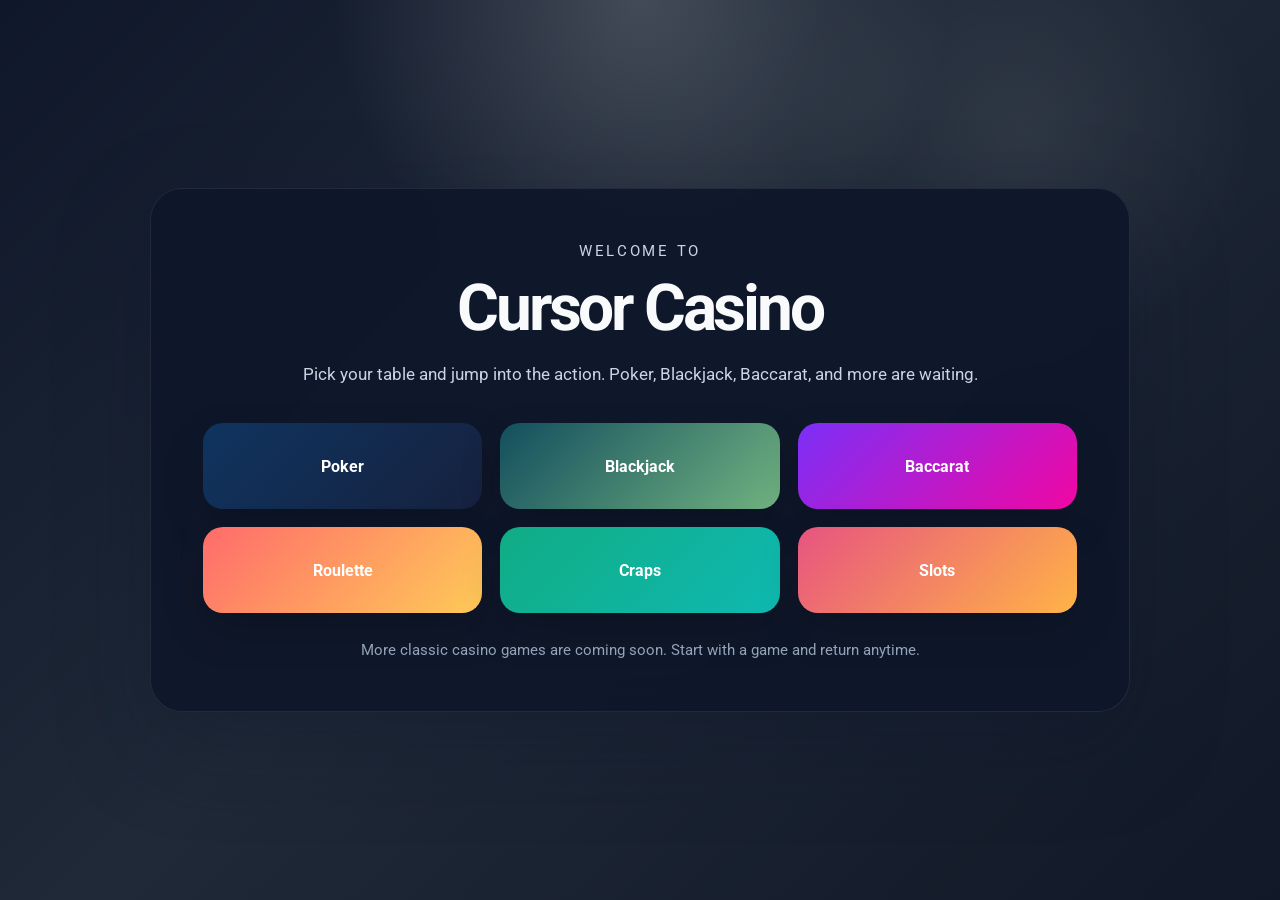
<file: index.html>
<!DOCTYPE html>
<html lang="en">
<head>
    <meta charset="UTF-8">
    <meta name="viewport" content="width=device-width, initial-scale=1.0">
    <title>Cursor Casino</title>
    <link rel="stylesheet" href="style.css">
    <link href="https://fonts.googleapis.com/css2?family=Roboto:wght@300;400;500;700&display=swap" rel="stylesheet">
</head>
<body>
    <main class="landing-page">
        <section class="landing-card">
            <span class="eyebrow">Welcome to</span>
            <h1 class="landing-title">Cursor Casino</h1>
            <p class="landing-copy">Pick your table and jump into the action. Poker, Blackjack, Baccarat, and more are waiting.</p>

            <div class="game-grid">
                <a class="game-button game-poker" href="poker.html">Poker</a>
                <a class="game-button game-blackjack" href="blackjack.html">Blackjack</a>
                <a class="game-button game-baccarat" href="baccarat.html">Baccarat</a>
                <a class="game-button game-roulette" href="roulette.html">Roulette</a>
                <a class="game-button game-craps" href="#">Craps</a>
                <a class="game-button game-slots" href="#">Slots</a>
            </div>

            <p class="landing-note">More classic casino games are coming soon. Start with a game and return anytime.</p>
        </section>
    </main>
</body>
</html>
</file>
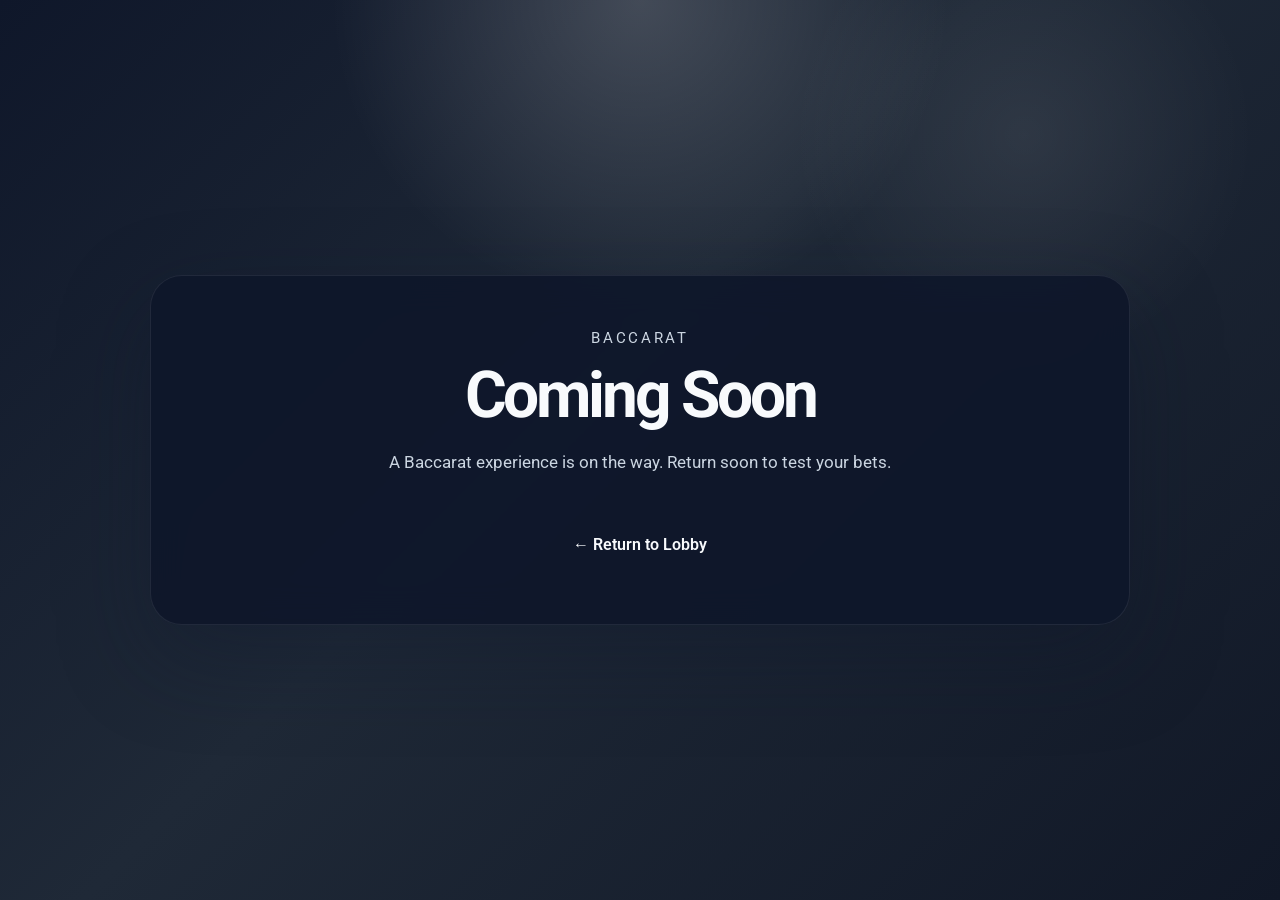
<file: baccarat.html>
<!DOCTYPE html>
<html lang="en">
<head>
    <meta charset="UTF-8">
    <meta name="viewport" content="width=device-width, initial-scale=1.0">
    <title>Cursor Casino — Baccarat</title>
    <link rel="stylesheet" href="style.css">
    <link href="https://fonts.googleapis.com/css2?family=Roboto:wght@300;400;500;700&display=swap" rel="stylesheet">
</head>
<body>
    <main class="placeholder-page">
        <div class="placeholder-card">
            <span class="eyebrow">Baccarat</span>
            <h1 class="placeholder-title">Coming Soon</h1>
            <p class="placeholder-copy">A Baccarat experience is on the way. Return soon to test your bets.</p>
            <a class="back-link placeholder-back" href="index.html">← Return to Lobby</a>
        </div>
    </main>
</body>
</html>
</file>
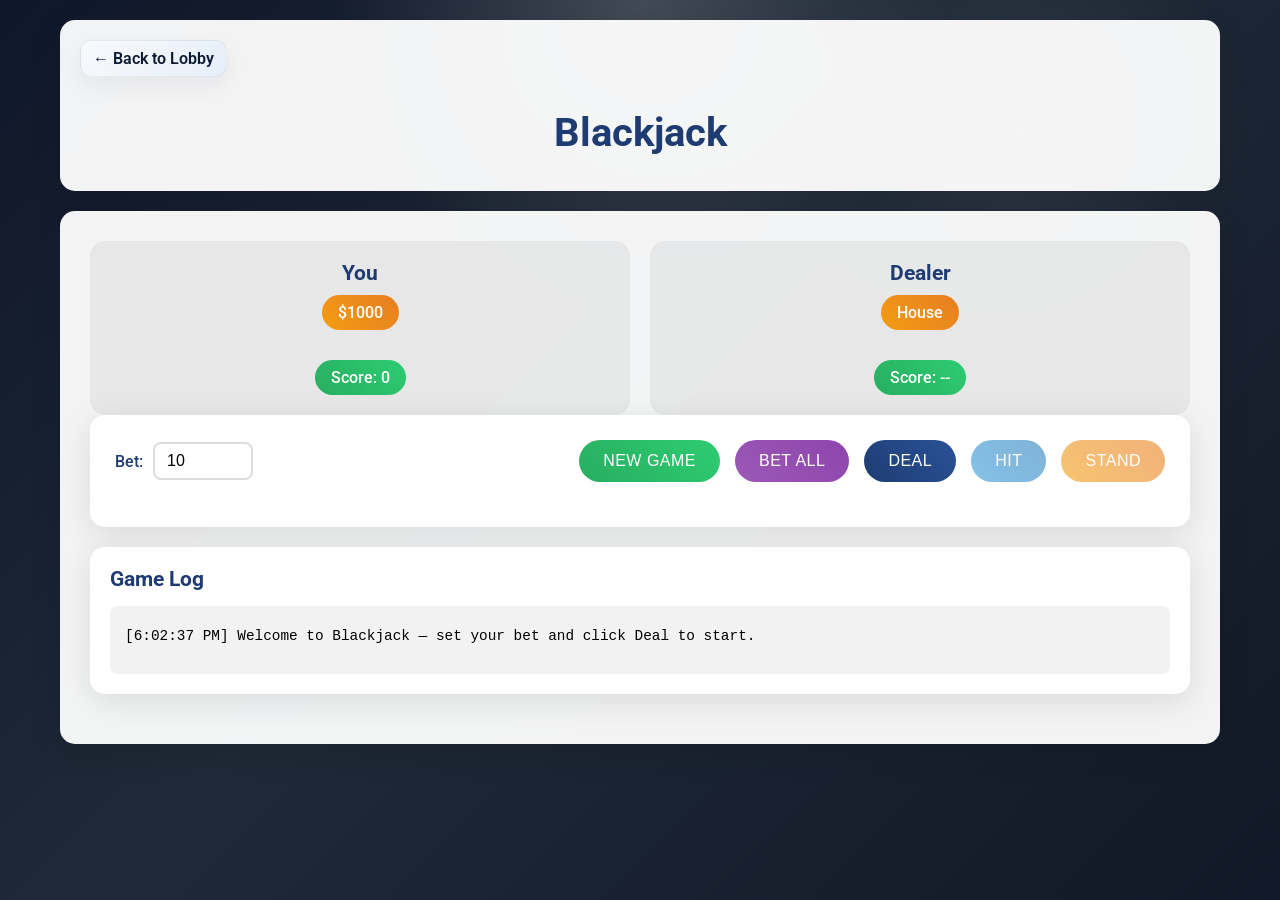
<file: blackjack.html>
<!DOCTYPE html>
<html lang="en">
<head>
    <meta charset="UTF-8">
    <meta name="viewport" content="width=device-width, initial-scale=1.0">
    <title>Cursor Casino — Blackjack</title>
    <link rel="stylesheet" href="style.css">
    <link href="https://fonts.googleapis.com/css2?family=Roboto:wght@300;400;500;700&display=swap" rel="stylesheet">
</head>
<body>
    <div class="game-container">
        <header class="game-header">
            <div class="page-actions">
                <a class="back-link" href="index.html">← Back to Lobby</a>
            </div>
            <h1>Blackjack</h1>
        </header>

        <main class="game-board">
            <div class="player-area">
                <div class="player player-1" id="player">
                    <div class="player-info">
                        <h3>You</h3>
                        <div class="chips">$<span id="player-chips">1000</span></div>
                    </div>
                    <div class="player-cards" id="player-cards"></div>
                    <div class="player-bet" id="player-score">Score: <span id="player-score-val">0</span></div>
                </div>

                <div class="player player-2" id="dealer">
                    <div class="player-info">
                        <h3>Dealer</h3>
                        <div class="chips">House</div>
                    </div>
                    <div class="player-cards" id="dealer-cards"></div>
                    <div class="player-bet" id="dealer-score">Score: <span id="dealer-score-val">--</span></div>
                </div>
            </div>

            <div class="game-controls">
                <div class="betting-controls">
                    <div class="bet-amount">
                        <label for="bet-input">Bet:</label>
                        <input type="number" id="bet-input" min="1" value="10">
                    </div>
                    <div class="game-actions">
                        <button id="new-game-btn" class="btn btn-new-game">New Game</button>
                        <button id="bet-all-btn" class="btn btn-all-in">Bet All</button>
                        <button id="deal-btn" class="btn btn-deal" disabled>Deal</button>
                        <button id="hit-btn" class="btn btn-call" disabled>Hit</button>
                        <button id="stand-btn" class="btn btn-raise" disabled>Stand</button>
                    </div>
                </div>
            </div>

            <div class="game-log">
                <h3>Game Log</h3>
                <div id="log-content"></div>
            </div>
        </main>
    </div>

    <script src="blackjack.js"></script>
</body>
</html>
</file>
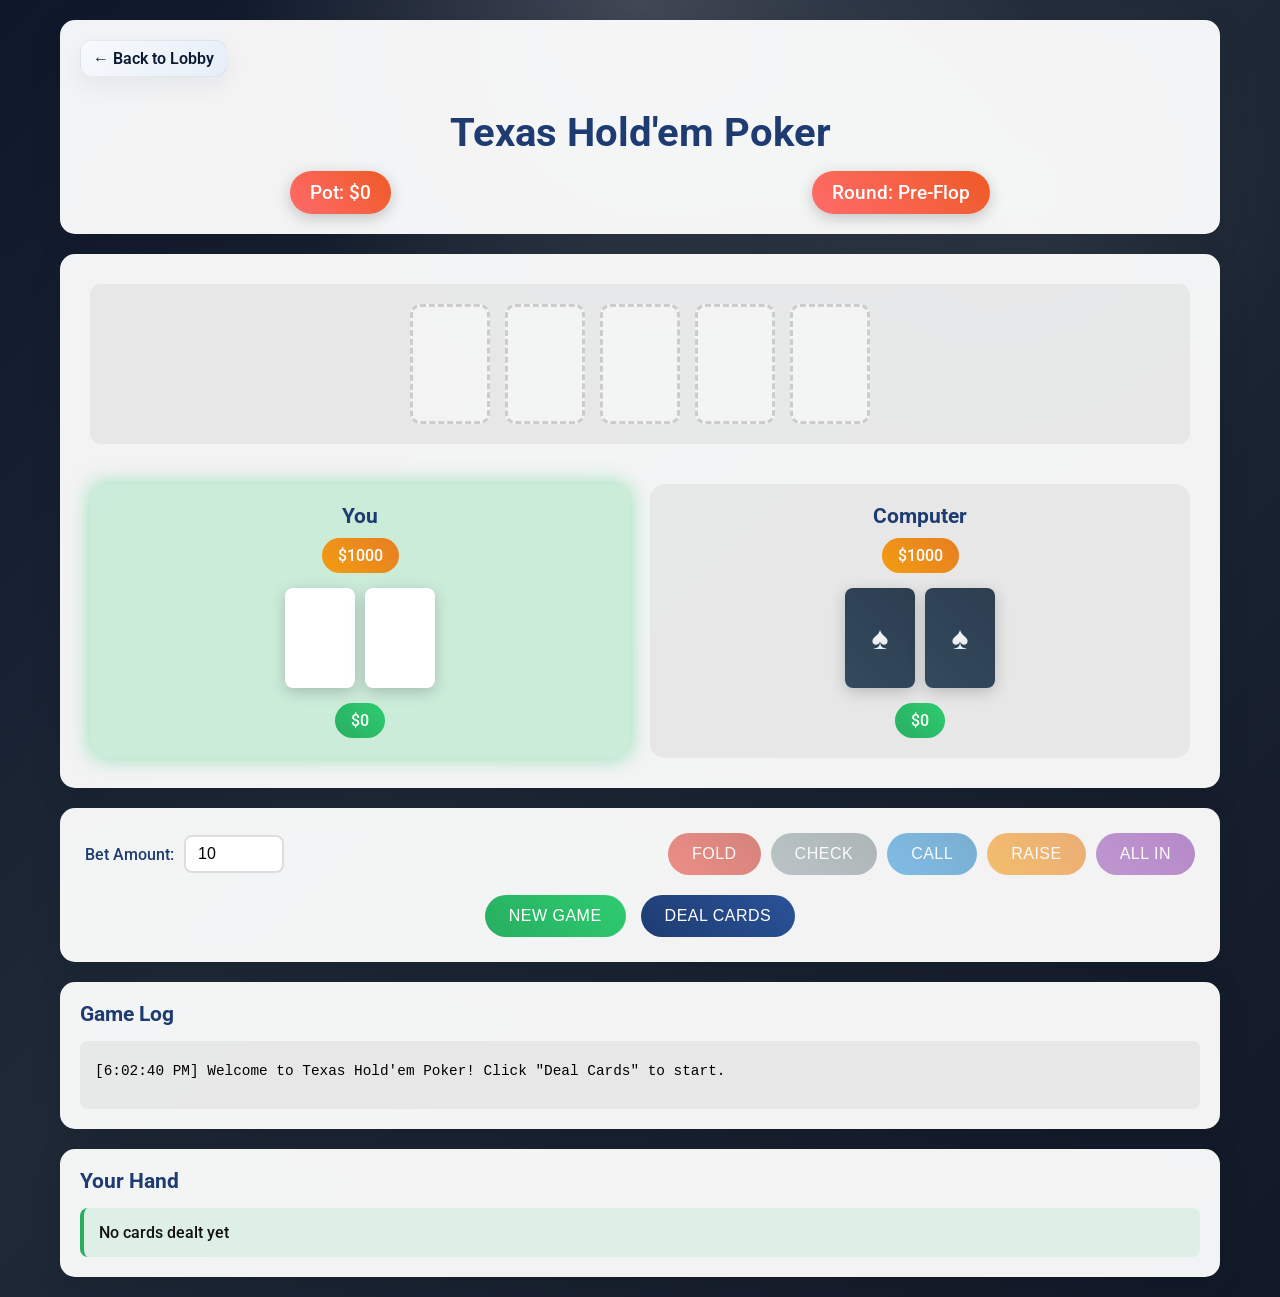
<file: poker.html>
<!DOCTYPE html>
<html lang="en">
<head>
    <meta charset="UTF-8">
    <meta name="viewport" content="width=device-width, initial-scale=1.0">
    <title>Cursor Casino — Poker</title>
    <link rel="stylesheet" href="style.css">
    <link href="https://fonts.googleapis.com/css2?family=Roboto:wght@300;400;500;700&display=swap" rel="stylesheet">
</head>
<body>
    <div class="game-container">
        <header class="game-header">
            <div class="page-actions">
                <a class="back-link" href="index.html">← Back to Lobby</a>
            </div>
            <h1>Texas Hold'em Poker</h1>
            <div class="game-info">
                <span class="pot">Pot: $<span id="pot-amount">0</span></span>
                <span class="round">Round: <span id="current-round">Pre-Flop</span></span>
            </div>
        </header>

        <div class="game-board">
            <div class="community-cards">
                <div class="card-placeholder" id="flop-1"></div>
                <div class="card-placeholder" id="flop-2"></div>
                <div class="card-placeholder" id="flop-3"></div>
                <div class="card-placeholder" id="turn"></div>
                <div class="card-placeholder" id="river"></div>
            </div>

            <div class="player-area">
                <div class="player player-1" id="player-1">
                    <div class="player-info">
                        <h3>You</h3>
                        <div class="chips">$<span id="player-1-chips">1000</span></div>
                    </div>
                    <div class="player-cards">
                        <div class="card" id="player-1-card-1"></div>
                        <div class="card" id="player-1-card-2"></div>
                    </div>
                    <div class="player-bet" id="player-1-bet">$0</div>
                </div>

                <div class="player player-2" id="player-2">
                    <div class="player-info">
                        <h3>Computer</h3>
                        <div class="chips">$<span id="player-2-chips">1000</span></div>
                    </div>
                    <div class="player-cards">
                        <div class="card card-back" id="player-2-card-1"></div>
                        <div class="card card-back" id="player-2-card-2"></div>
                    </div>
                    <div class="player-bet" id="player-2-bet">$0</div>
                </div>
            </div>
        </div>

        <div class="game-controls">
            <div class="betting-controls">
                <div class="bet-amount">
                    <label for="bet-input">Bet Amount:</label>
                    <input type="number" id="bet-input" min="0" value="0">
                </div>
                <div class="bet-buttons">
                    <button id="fold-btn" class="btn btn-fold">Fold</button>
                    <button id="check-btn" class="btn btn-check">Check</button>
                    <button id="call-btn" class="btn btn-call">Call</button>
                    <button id="raise-btn" class="btn btn-raise">Raise</button>
                    <button id="all-in-btn" class="btn btn-all-in">All In</button>
                </div>
            </div>
            <div class="game-actions">
                <button id="new-game-btn" class="btn btn-new-game">New Game</button>
                <button id="deal-btn" class="btn btn-deal">Deal Cards</button>
            </div>
        </div>

        <div class="game-log">
            <h3>Game Log</h3>
            <div id="log-content"></div>
        </div>

        <div class="hand-evaluation" id="hand-evaluation">
            <h3>Your Hand</h3>
            <div id="hand-description">No cards dealt yet</div>
        </div>
    </div>

    <script src="script.js"></script>
</body>
</html>
</file>
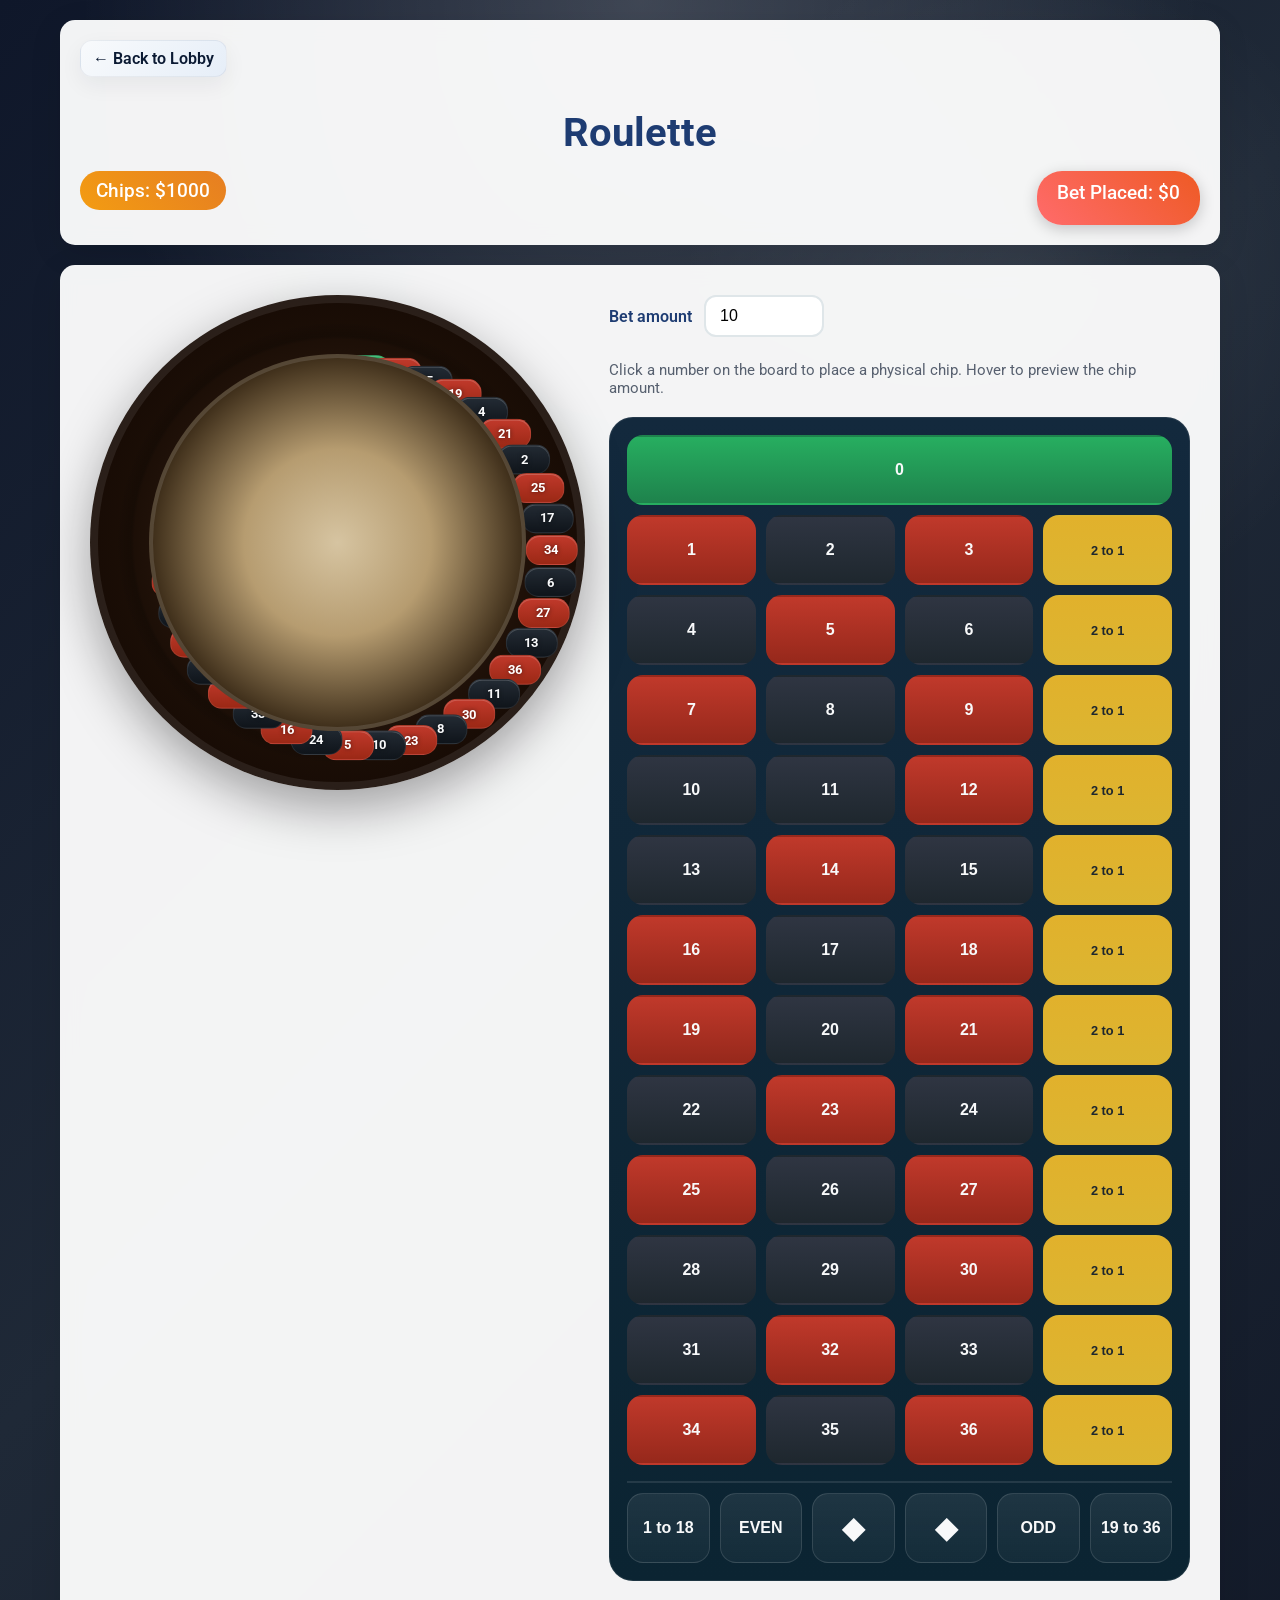
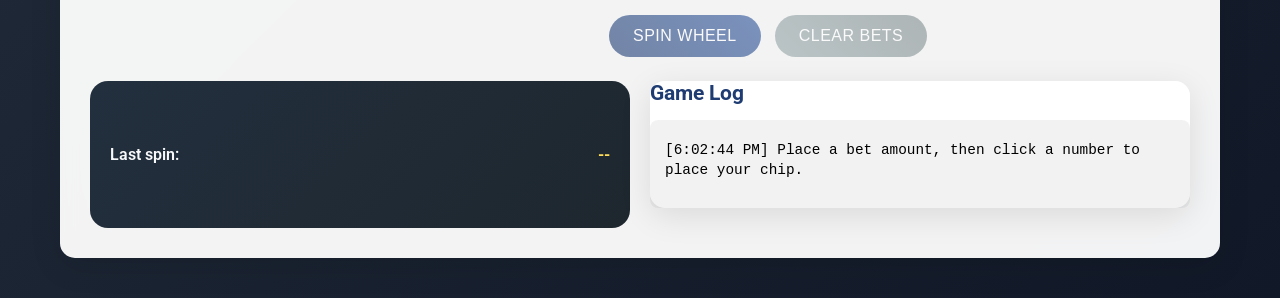
<file: roulette.html>
<!DOCTYPE html>
<html lang="en">
<head>
    <meta charset="UTF-8">
    <meta name="viewport" content="width=device-width, initial-scale=1.0">
    <title>Cursor Casino — Roulette</title>
    <link rel="stylesheet" href="style.css">
    <link href="https://fonts.googleapis.com/css2?family=Roboto:wght@300;400;500;700&display=swap" rel="stylesheet">
</head>
<body>
    <div class="game-container">
        <header class="game-header">
            <div class="page-actions">
                <a class="back-link" href="index.html">← Back to Lobby</a>
            </div>
            <h1>Roulette</h1>
            <div class="game-info roulette-info">
                <span class="chips">Chips: $<span id="player-chips">1000</span></span>
                <span class="round">Bet Placed: $<span id="total-bet">0</span></span>
            </div>
        </header>

        <main class="game-board roulette-board-layout">
            <section class="roulette-main">
                <div class="roulette-wheel-container">
                    <div class="roulette-wheel" id="roulette-wheel">
                        <div class="wheel-numbers"></div>
                        <div class="wheel-inner">
                            <div class="wheel-ball" id="wheel-ball"></div>
                            <div class="wheel-needle"></div>
                        </div>
                    </div>
                </div>

                <section class="roulette-betting">
                    <div class="bet-amount roulette-bet-controls">
                        <label for="bet-input">Bet amount</label>
                        <input type="number" id="bet-input" min="1" value="10">
                    </div>
                    <p class="roulette-help">Click a number on the board to place a physical chip. Hover to preview the chip amount.</p>
                    <div class="roulette-board" id="roulette-board"></div>
                    <div class="roulette-actions">
                        <button id="spin-btn" class="btn btn-deal">Spin Wheel</button>
                        <button id="clear-btn" class="btn btn-check">Clear Bets</button>
                    </div>
                </section>
            </section>

            <section class="roulette-info-section">
                <div class="roulette-result">
                    <span>Last spin:</span>
                    <strong id="spin-result">--</strong>
                </div>
                <div class="game-log roulette-log">
                    <h3>Game Log</h3>
                    <div id="log-content"></div>
                </div>
            </section>
        </main>
    </div>

    <script src="roulette.js"></script>
</body>
</html>
</file>
<file: style.css>
* {
    margin: 0;
    padding: 0;
    box-sizing: border-box;
}

body {
    font-family: 'Roboto', sans-serif;
    min-height: 100vh;
    color: #f3f4f6;
    background: radial-gradient(circle at top, rgba(255,255,255,0.18), transparent 28%),
                radial-gradient(circle at 80% 15%, rgba(255,255,255,0.08), transparent 18%),
                linear-gradient(135deg, #0f172a 0%, #1f2937 45%, #111827 100%);
    overflow-x: hidden;
}

.game-container {
    max-width: 1200px;
    margin: 0 auto;
    padding: 20px;
}

/* Header Styles */
.game-header {
    background: rgba(255, 255, 255, 0.95);
    border-radius: 15px;
    padding: 20px;
    margin-bottom: 20px;
    box-shadow: 0 8px 32px rgba(0, 0, 0, 0.1);
    backdrop-filter: blur(10px);
}

.game-header h1 {
    color: #1e3c72;
    text-align: center;
    margin-bottom: 15px;
    font-size: 2.5rem;
    font-weight: 700;
}

.game-info {
    display: flex;
    justify-content: space-around;
    font-size: 1.2rem;
    font-weight: 500;
}

.pot, .round {
    background: linear-gradient(45deg, #ff6b6b, #ee5a24);
    color: white;
    padding: 10px 20px;
    border-radius: 25px;
    box-shadow: 0 4px 15px rgba(0, 0, 0, 0.2);
}

/* Game Board */
.game-board {
    background: rgba(255, 255, 255, 0.95);
    border-radius: 15px;
    padding: 30px;
    margin-bottom: 20px;
    box-shadow: 0 8px 32px rgba(0, 0, 0, 0.1);
    backdrop-filter: blur(10px);
}

/* Community Cards */
.community-cards {
    display: flex;
    justify-content: center;
    gap: 15px;
    margin-bottom: 40px;
    padding: 20px;
    background: rgba(0, 0, 0, 0.05);
    border-radius: 10px;
}

.card-placeholder {
    width: 80px;
    height: 120px;
    border: 3px dashed #ccc;
    border-radius: 10px;
    display: flex;
    align-items: center;
    justify-content: center;
    font-size: 0.8rem;
    color: #999;
    background: rgba(255, 255, 255, 0.5);
    transition: all 0.3s ease;
}

.card-placeholder.filled {
    border: 3px solid #2a5298;
    background: white;
    box-shadow: 0 4px 15px rgba(0, 0, 0, 0.2);
}

/* Player Area */
.player-area {
    display: flex;
    justify-content: space-between;
    gap: 20px;
}

.player {
    flex: 1;
    background: rgba(0, 0, 0, 0.05);
    border-radius: 15px;
    padding: 20px;
    text-align: center;
    transition: all 0.3s ease;
}

.player.active {
    background: rgba(46, 204, 113, 0.2);
    box-shadow: 0 0 20px rgba(46, 204, 113, 0.5);
}

.player-info h3 {
    color: #1e3c72;
    margin-bottom: 10px;
    font-size: 1.3rem;
}

.chips {
    background: linear-gradient(45deg, #f39c12, #e67e22);
    color: white;
    padding: 8px 16px;
    border-radius: 20px;
    font-weight: 500;
    margin-bottom: 15px;
    display: inline-block;
}

.player-cards {
    display: flex;
    justify-content: center;
    gap: 10px;
    margin-bottom: 15px;
}

/* Card Styles */
.card {
    width: 70px;
    height: 100px;
    background: white;
    border-radius: 8px;
    box-shadow: 0 4px 15px rgba(0, 0, 0, 0.2);
    display: flex;
    flex-direction: column;
    align-items: center;
    justify-content: center;
    font-weight: bold;
    font-size: 1.2rem;
    position: relative;
    transition: all 0.3s ease;
}

.card:hover {
    transform: translateY(-5px);
    box-shadow: 0 8px 25px rgba(0, 0, 0, 0.3);
}

.card.red {
    color: #e74c3c;
}

.card.black {
    color: #2c3e50;
}

.card-back {
    background: linear-gradient(45deg, #34495e, #2c3e50);
    color: white;
    font-size: 0.8rem;
}

.card-back::before {
    content: "♠";
    font-size: 2rem;
    color: #ecf0f1;
}

.player-bet {
    background: linear-gradient(45deg, #27ae60, #2ecc71);
    color: white;
    padding: 8px 16px;
    border-radius: 20px;
    font-weight: 500;
    display: inline-block;
}

/* Game Controls */
.game-controls {
    background: rgba(255, 255, 255, 0.95);
    border-radius: 15px;
    padding: 25px;
    margin-bottom: 20px;
    box-shadow: 0 8px 32px rgba(0, 0, 0, 0.1);
    backdrop-filter: blur(10px);
}

.betting-controls {
    display: flex;
    justify-content: space-between;
    align-items: center;
    margin-bottom: 20px;
    flex-wrap: wrap;
    gap: 15px;
}

.bet-amount {
    display: flex;
    align-items: center;
    gap: 10px;
}

.bet-amount label {
    font-weight: 500;
    color: #1e3c72;
}

.bet-amount input {
    padding: 8px 12px;
    border: 2px solid #ddd;
    border-radius: 8px;
    font-size: 1rem;
    width: 100px;
}

.bet-amount input:focus {
    outline: none;
    border-color: #2a5298;
}

.bet-buttons {
    display: flex;
    gap: 10px;
    flex-wrap: wrap;
}

.game-actions {
    display: flex;
    justify-content: center;
    gap: 15px;
}

/* Button Styles */
.btn {
    padding: 12px 24px;
    border: none;
    border-radius: 25px;
    font-size: 1rem;
    font-weight: 500;
    cursor: pointer;
    transition: all 0.3s ease;
    text-transform: uppercase;
    letter-spacing: 0.5px;
}

.btn:hover {
    transform: translateY(-2px);
    box-shadow: 0 6px 20px rgba(0, 0, 0, 0.2);
}

.btn-fold {
    background: linear-gradient(45deg, #e74c3c, #c0392b);
    color: white;
}

.btn-check {
    background: linear-gradient(45deg, #95a5a6, #7f8c8d);
    color: white;
}

.btn-call {
    background: linear-gradient(45deg, #3498db, #2980b9);
    color: white;
}

.btn-raise {
    background: linear-gradient(45deg, #f39c12, #e67e22);
    color: white;
}

.btn-all-in {
    background: linear-gradient(45deg, #9b59b6, #8e44ad);
    color: white;
}

.btn-new-game {
    background: linear-gradient(45deg, #27ae60, #2ecc71);
    color: white;
}

.btn-deal {
    background: linear-gradient(45deg, #1e3c72, #2a5298);
    color: white;
}

.btn:disabled {
    opacity: 0.6;
    cursor: not-allowed;
    transform: none;
}

/* Game Log */
.game-log {
    background: rgba(255, 255, 255, 0.95);
    border-radius: 15px;
    padding: 20px;
    margin-bottom: 20px;
    box-shadow: 0 8px 32px rgba(0, 0, 0, 0.1);
    backdrop-filter: blur(10px);
}

.game-log h3 {
    color: #1e3c72;
    margin-bottom: 15px;
    font-size: 1.3rem;
}

#log-content {
    max-height: 200px;
    overflow-y: auto;
    background: rgba(0, 0, 0, 0.05);
    border-radius: 8px;
    padding: 15px;
    font-family: 'Courier New', monospace;
    font-size: 0.9rem;
    line-height: 1.4;
    color: #000;
}

.log-entry {
    margin-bottom: 8px;
    padding: 5px 0;
    border-bottom: 1px solid rgba(0, 0, 0, 0.1);
}

.log-entry:last-child {
    border-bottom: none;
}

/* Hand Evaluation */
.hand-evaluation {
    background: rgba(255, 255, 255, 0.95);
    border-radius: 15px;
    padding: 20px;
    color: #111;
    box-shadow: 0 8px 32px rgba(0, 0, 0, 0.1);
    backdrop-filter: blur(10px);
}

.hand-evaluation h3 {
    color: #1e3c72;
    margin-bottom: 15px;
    font-size: 1.3rem;
}

#hand-description {
    background: rgba(46, 204, 113, 0.1);
    padding: 15px;
    border-radius: 8px;
    border-left: 4px solid #27ae60;
    font-weight: 500;
    color: #111;
}

/* Responsive Design */
@media (max-width: 768px) {
    .game-container {
        padding: 10px;
    }
    
    .game-header h1 {
        font-size: 2rem;
    }
    
    .player-area {
        flex-direction: column;
    }
    
    .betting-controls {
        flex-direction: column;
        align-items: stretch;
    }
    
    .bet-buttons {
        justify-content: center;
    }
    
    .community-cards {
        gap: 10px;
    }
    
    .card-placeholder {
        width: 60px;
        height: 90px;
    }
    
    .card {
        width: 60px;
        height: 85px;
        font-size: 1rem;
    }
}

.landing-page,
.placeholder-page {
    min-height: 100vh;
    display: grid;
    place-items: center;
    padding: 24px;
}

.landing-card,
.placeholder-card {
    width: min(100%, 980px);
    background: rgba(15, 23, 42, 0.93);
    border-radius: 32px;
    padding: 52px;
    box-shadow: 0 32px 90px rgba(15, 23, 42, 0.35);
    border: 1px solid rgba(255, 255, 255, 0.08);
    backdrop-filter: blur(18px);
    text-align: center;
}

.eyebrow {
    display: inline-flex;
    align-items: center;
    gap: 10px;
    font-size: 0.95rem;
    letter-spacing: 0.18em;
    text-transform: uppercase;
    color: #cbd5e1;
    margin-bottom: 16px;
}

.landing-title,
.placeholder-title {
    font-size: clamp(3rem, 5vw, 5.2rem);
    margin-bottom: 18px;
    line-height: 1.02;
    letter-spacing: -0.05em;
    color: #f8fafc;
}

.landing-copy,
.placeholder-copy {
    font-size: 1.05rem;
    line-height: 1.8;
    color: #cbd5e1;
    max-width: 760px;
    margin: 0 auto 34px;
}

.game-grid {
    display: grid;
    grid-template-columns: repeat(3, minmax(180px, 1fr));
    gap: 18px;
    margin-bottom: 28px;
}

.game-button {
    display: inline-flex;
    justify-content: center;
    align-items: center;
    min-height: 86px;
    padding: 0 18px;
    text-decoration: none;
    color: white;
    border-radius: 20px;
    font-size: 1rem;
    font-weight: 700;
    transition: transform 0.24s ease, box-shadow 0.24s ease, filter 0.24s ease;
    box-shadow: 0 18px 40px rgba(0, 0, 0, 0.18);
}

.game-button:hover {
    transform: translateY(-4px);
    filter: brightness(1.05);
}

.game-poker {
    background: linear-gradient(135deg, #0f3460, #16213e);
}

.game-blackjack {
    background: linear-gradient(135deg, #134e5e, #71b280);
}

.game-baccarat {
    background: linear-gradient(135deg, #7b2ff7, #f107a3);
}

.game-roulette {
    background: linear-gradient(135deg, #ff6b6b, #feca57);
}

.game-craps {
    background: linear-gradient(135deg, #10ac84, #0fb9b1);
}

.game-slots {
    background: linear-gradient(135deg, #e75480, #ffb347);
}

.landing-note {
    font-size: 0.95rem;
    color: #94a3b8;
}

.back-link {
    display: inline-flex;
    align-items: center;
    gap: 8px;
    color: #f8fafc;
    text-decoration: none;
    font-weight: 600;
    margin-bottom: 18px;
}

/* Roulette Styles */
.roulette-info {
    justify-content: space-between;
    gap: 20px;
    flex-wrap: wrap;
}

.roulette-board-layout {
    display: grid;
    grid-template-columns: 1fr;
    gap: 24px;
}

.roulette-main {
    display: grid;
    grid-template-columns: 45% 1fr;
    gap: 24px;
    align-items: start;
}

.roulette-wheel-container {
    display: flex;
    flex-direction: column;
    gap: 20px;
}

.roulette-betting {
    display: flex;
    flex-direction: column;
    gap: 20px;
}

.roulette-info-section {
    display: grid;
    grid-template-columns: 1fr 1fr;
    gap: 20px;
}

.roulette-wheel {
    position: relative;
    width: 100%;
    max-width: none;
    aspect-ratio: 1 / 1;
    margin: 0 auto;
    border-radius: 50%;
    background: radial-gradient(circle at center, #372514 0%, #2b190f 36%, #1b0e06 60%, #0f0502 100%);
    box-shadow: inset 0 0 0 8px rgba(255, 255, 255, 0.08), 0 18px 50px rgba(0, 0, 0, 0.35);
    overflow: hidden;
}

.roulette-wheel::before {
    content: '';
    position: absolute;
    inset: 0;
    border-radius: 50%;
    background: radial-gradient(circle at center, transparent 65%, rgba(255,255,255,0.04) 66%, rgba(255,255,255,0.04) 70%, transparent 72%);
}

.roulette-wheel::after {
    content: '';
    position: absolute;
    inset: 12%;
    border-radius: 50%;
    background: radial-gradient(circle at center, #d6c4a1 0%, #b69c70 35%, #3d2d19 70%, #1e1309 100%);
    box-shadow: inset 0 0 0 4px rgba(255,255,255,0.12);
}

.wheel-numbers {
    position: absolute;
    inset: 0;
    pointer-events: none;
}

.wheel-number {
    position: absolute;
    width: 52px;
    height: 30px;
    left: 50%;
    top: 50%;
    transform-origin: center center;
    display: flex;
    align-items: center;
    justify-content: center;
    border-radius: 14px;
    padding: 4px 0;
    color: #fff;
    font-size: 0.82rem;
    font-weight: 700;
    text-shadow: 0 0 4px rgba(0, 0, 0, 0.55);
    background: rgba(0, 0, 0, 0.35);
    border: 1px solid rgba(255, 255, 255, 0.08);
    box-shadow: inset 0 1px 0 rgba(255,255,255,0.18);
}

.wheel-number.red {
    background: linear-gradient(180deg, #c0392b 0%, #9b2815 100%);
    color: #fff;
}

.wheel-number.black {
    background: linear-gradient(180deg, #232b34 0%, #0f141a 100%);
    color: #f8f9fa;
}

.wheel-number.zero {
    background: linear-gradient(180deg, #27ae60 0%, #1e824c 100%);
    color: #ffffff;
}

.wheel-inner {
    position: absolute;
    inset: 20%;
    border-radius: 50%;
    background: radial-gradient(circle at 35% 35%, #f5f6fa, #57606f 65%);
    box-shadow: inset 0 0 0 4px rgba(255, 255, 255, 0.2);
    display: flex;
    align-items: center;
    justify-content: center;
}

.roulette-wheel::before {
    content: '';
    position: absolute;
    inset: 0;
    border-radius: 50%;
    background: radial-gradient(circle at center, transparent 58%, rgba(0,0,0,0.18) 59%, rgba(0,0,0,0.06) 62%, transparent 63%);
}

.wheel-needle {
    position: absolute;
    top: 4%;
    left: 50%;
    width: 8px;
    height: 25%;
    background: radial-gradient(circle, #f6e58d 0%, #d3b62d 100%);
    border-radius: 999px;
    transform: translateX(-50%);
    box-shadow: 0 0 14px rgba(246, 229, 141, 0.45);
}

.wheel-ball {
    position: absolute;
    top: 15%;
    left: 50%;
    width: 18px;
    height: 18px;
    background: radial-gradient(circle, #f8f9fa 0%, #dfe4ea 60%, #f8f9fa 100%);
    border: 3px solid #2f3542;
    border-radius: 50%;
    transform: translateX(-50%);
    box-shadow: 0 0 18px rgba(255, 255, 255, 0.9);
}

.roulette-wheel .wheel-ball {
    animation: none;
}

.roulette-wheel .wheel-numbers {
    transform-origin: center center;
}

.roulette-wheel.spinning .wheel-numbers,
.roulette-wheel.spinning .wheel-inner {
    animation: spin-wheel 3.8s cubic-bezier(0.33, 1, 0.68, 1);
}

.roulette-wheel.spinning .wheel-ball {
    animation: orbit-fast 3.8s ease-in-out;
}

@keyframes spin-wheel {
    from { transform: rotate(0deg); }
    to { transform: rotate(1440deg); }
}

@keyframes orbit-fast {
    from { transform: translateX(-50%) rotate(0deg) translateY(-140px) rotate(0deg); }
    to { transform: translateX(-50%) rotate(-2160deg) translateY(-140px) rotate(2160deg); }
}

.roulette-result {
    display: flex;
    justify-content: space-between;
    align-items: center;
    padding: 16px 20px;
    border-radius: 18px;
    background: linear-gradient(135deg, #222f3e, #1e272e);
    color: #f8f9fa;
    font-size: 1rem;
    font-weight: 600;
}

.roulette-result strong {
    color: #ffdd59;
}

.roulette-log {
    padding: 0;
}

.roulette-board {
    display: grid;
    gap: 16px;
    background: linear-gradient(180deg, #13293d 0%, #0b2432 100%);
    padding: 18px;
    border-radius: 24px;
    box-shadow: inset 0 0 0 1px rgba(255, 255, 255, 0.08);
}

.roulette-main-board {
    display: grid;
    grid-template-columns: repeat(4, minmax(0, 1fr));
    gap: 10px;
}

.roulette-outside-bets {
    display: grid;
    grid-template-columns: repeat(6, minmax(0, 1fr));
    gap: 10px;
    border-top: 2px solid rgba(255, 255, 255, 0.1);
    padding-top: 10px;
}

.board-cell {
    position: relative;
    min-height: 70px;
    border-radius: 16px;
    border: 2px solid transparent;
    display: inline-flex;
    align-items: center;
    justify-content: center;
    font-weight: 700;
    font-size: 1rem;
    color: #f8f9fa;
    cursor: pointer;
    transition: transform 0.18s ease, box-shadow 0.18s ease, border-color 0.18s ease, background 0.18s ease;
    background: rgba(255, 255, 255, 0.06);
}

.board-cell.red {
    background: linear-gradient(180deg, #c0392b 0%, #96281b 100%);
}

.board-cell.black {
    background: linear-gradient(180deg, #2f3542 0%, #1e272e 100%);
}

.board-cell.zero {
    grid-column: span 4;
    background: linear-gradient(180deg, #27ae60 0%, #1e824c 100%);
}

.board-cell.column-bet {
    background: linear-gradient(180deg, #e1b12c 0%, #dcb531 100%);
    color: #1e272e;
    font-size: 0.8rem;
}

.board-cell.red-diamond {
    background: linear-gradient(180deg, #c0392b 0%, #96281b 100%);
    color: #fff;
    font-size: 1.8rem;
}

.board-cell.black-diamond {
    background: linear-gradient(180deg, #2f3542 0%, #1e272e 100%);
    color: #f8f9fa;
    font-size: 1.8rem;
}

.board-cell.outside-bet {
    background: linear-gradient(180deg, rgba(255,255,255,0.08) 0%, rgba(255,255,255,0.04) 100%);
    border: 1px solid rgba(255,255,255,0.12);
    color: #f8f9fa;
}

.board-cell:hover {
    transform: translateY(-3px);
    box-shadow: 0 16px 28px rgba(0, 0, 0, 0.25);
}

.board-cell.winner {
    border-color: #f6e58d;
    box-shadow: 0 0 0 6px rgba(246, 229, 141, 0.25);
}

.chip-token,
.chip-preview {
    position: absolute;
    bottom: 8px;
    right: 8px;
    width: 28px;
    height: 28px;
    border-radius: 50%;
    display: flex;
    align-items: center;
    justify-content: center;
    font-size: 0.65rem;
    font-weight: 700;
    z-index: 2;
}

.chip-token {
    background: radial-gradient(circle, #f9ca24 0%, #f39c12 70%);
    color: #1e272e;
    border: 2px solid #ffffff;
    box-shadow: 0 6px 14px rgba(0, 0, 0, 0.25);
}

.chip-preview {
    background: rgba(255, 255, 255, 0.15);
    border: 2px dashed rgba(255, 255, 255, 0.8);
    color: #f8f9fa;
}

.roulette-bet-controls {
    display: flex;
    align-items: center;
    gap: 12px;
    flex-wrap: wrap;
}

.roulette-bet-controls label {
    font-weight: 600;
    color: #1e3c72;
}

.roulette-bet-controls input {
    width: 120px;
    padding: 10px 14px;
    border-radius: 12px;
    border: 2px solid #dfe6e9;
    font-size: 1rem;
}

.roulette-help {
    color: #57606f;
    font-size: 0.95rem;
    margin-top: 4px;
}

.roulette-actions {
    display: flex;
    flex-wrap: wrap;
    gap: 14px;
    justify-content: flex-start;
    margin-top: 14px;
}

@media (max-width: 960px) {
    .roulette-board-layout {
        grid-template-columns: 1fr;
    }
}

@media (max-width: 640px) {
    .board-cell {
        min-height: 62px;
    }

    .roulette-bet-controls input {
        width: 100%;
    }
}

.placeholder-back {
    margin-top: 24px;
    display: inline-block;
}

.page-actions {
    display: flex;
    justify-content: flex-start;
    margin-bottom: 14px;
}

/* Back link styling when inside game header (poker, blackjack, etc.) */
.game-header .back-link {
    display: inline-flex;
    align-items: center;
    gap: 8px;
    padding: 8px 12px;
    background: linear-gradient(135deg, #f8fafc, #e6eef8);
    color: #0b1a33;
    text-decoration: none;
    border-radius: 12px;
    font-weight: 600;
    border: 1px solid rgba(11, 26, 51, 0.06);
    box-shadow: 0 8px 22px rgba(11, 26, 51, 0.06);
    transition: transform 0.18s ease, box-shadow 0.18s ease;
}

.game-header .back-link:hover {
    transform: translateY(-3px);
    box-shadow: 0 14px 36px rgba(11, 26, 51, 0.12);
}

@media (max-width: 860px) {
    .landing-card,
    .placeholder-card {
        padding: 36px;
    }

    .game-grid {
        grid-template-columns: repeat(2, minmax(140px, 1fr));
    }
}

@media (max-width: 640px) {
    .landing-card,
    .placeholder-card {
        padding: 28px;
    }

    .landing-title,
    .placeholder-title {
        font-size: 3rem;
    }

    .game-grid {
        grid-template-columns: 1fr;
    }

    .bet-buttons {
        justify-content: center;
    }

    .player-area {
        flex-direction: column;
    }
}

/* Animations */
@keyframes dealCard {
    0% {
        transform: translateY(-100px) rotate(180deg);
        opacity: 0;
    }
    100% {
        transform: translateY(0) rotate(0deg);
        opacity: 1;
    }
}

.deal-animation {
    animation: dealCard 0.5s ease-out;
}

@keyframes chipMove {
    0% {
        transform: scale(1);
    }
    50% {
        transform: scale(1.1);
    }
    100% {
        transform: scale(1);
    }
}

.chip-animation {
    animation: chipMove 0.3s ease-in-out;
}
</file>
